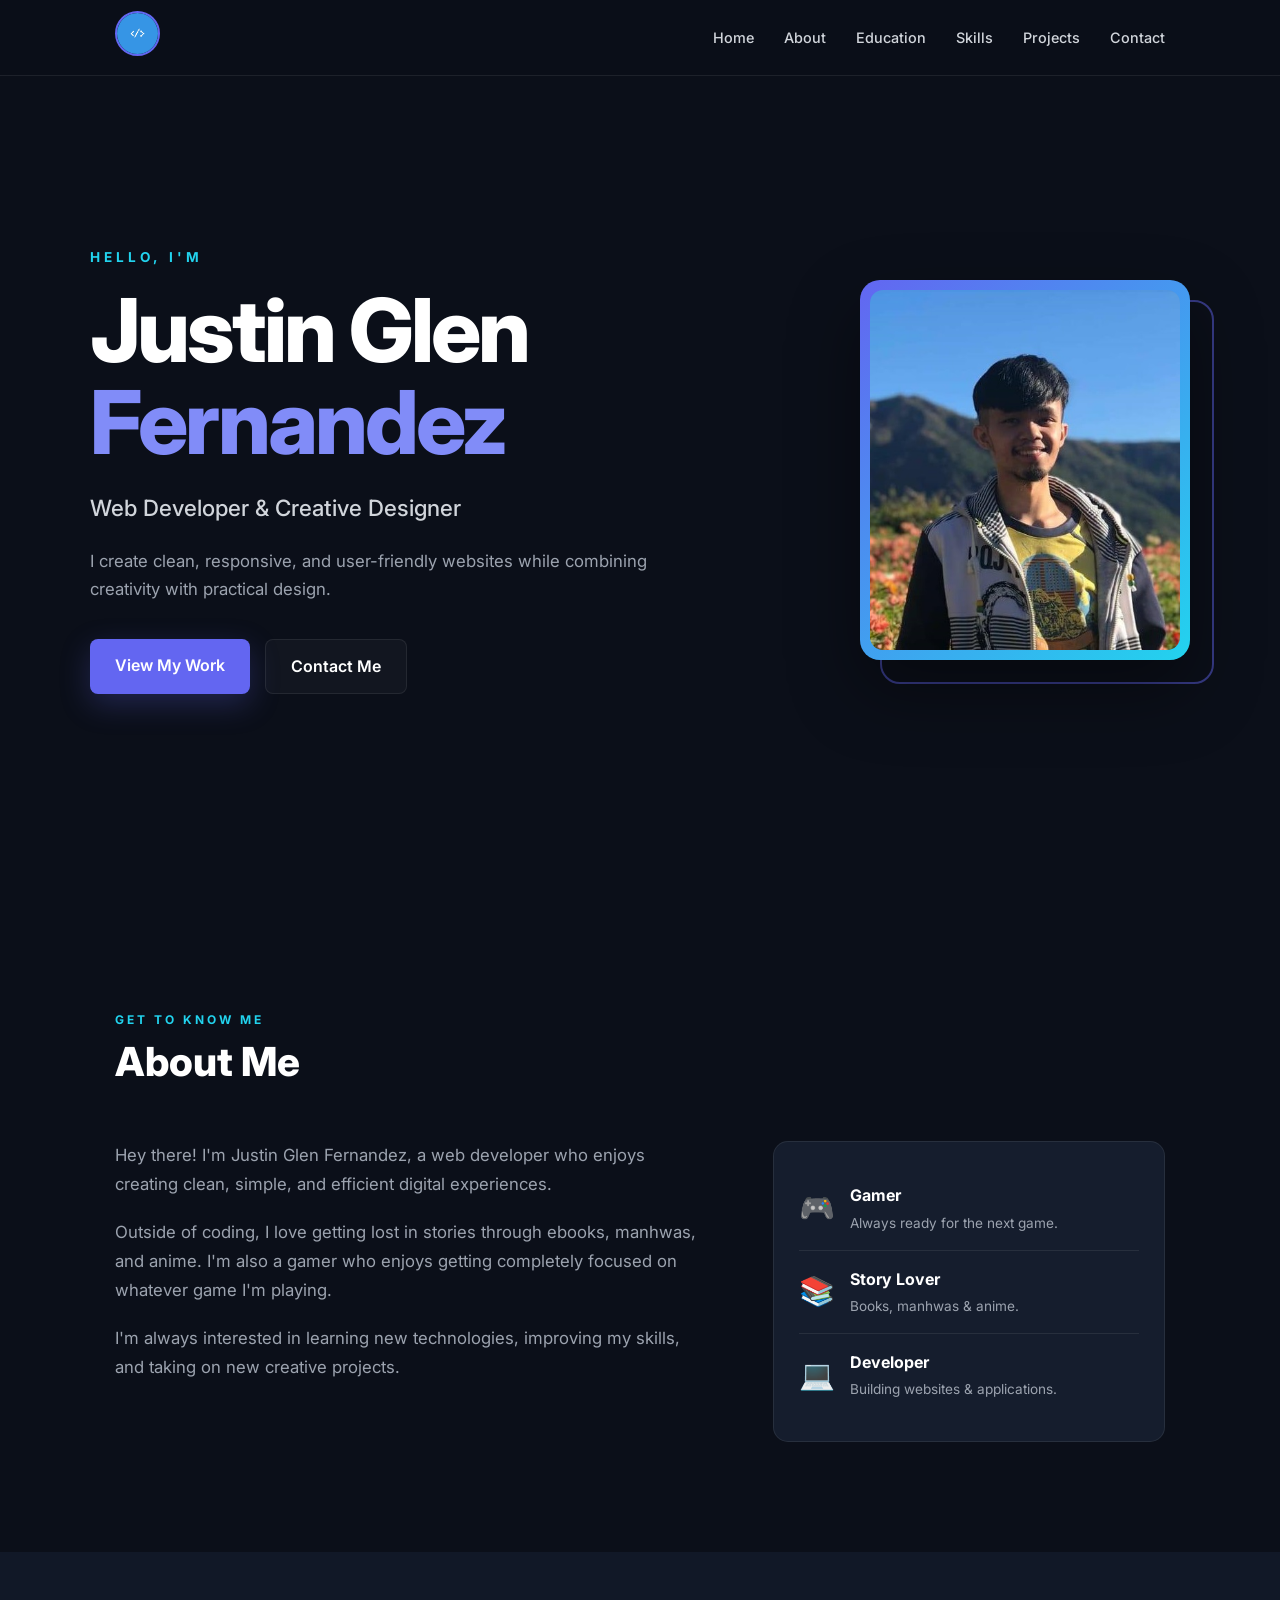
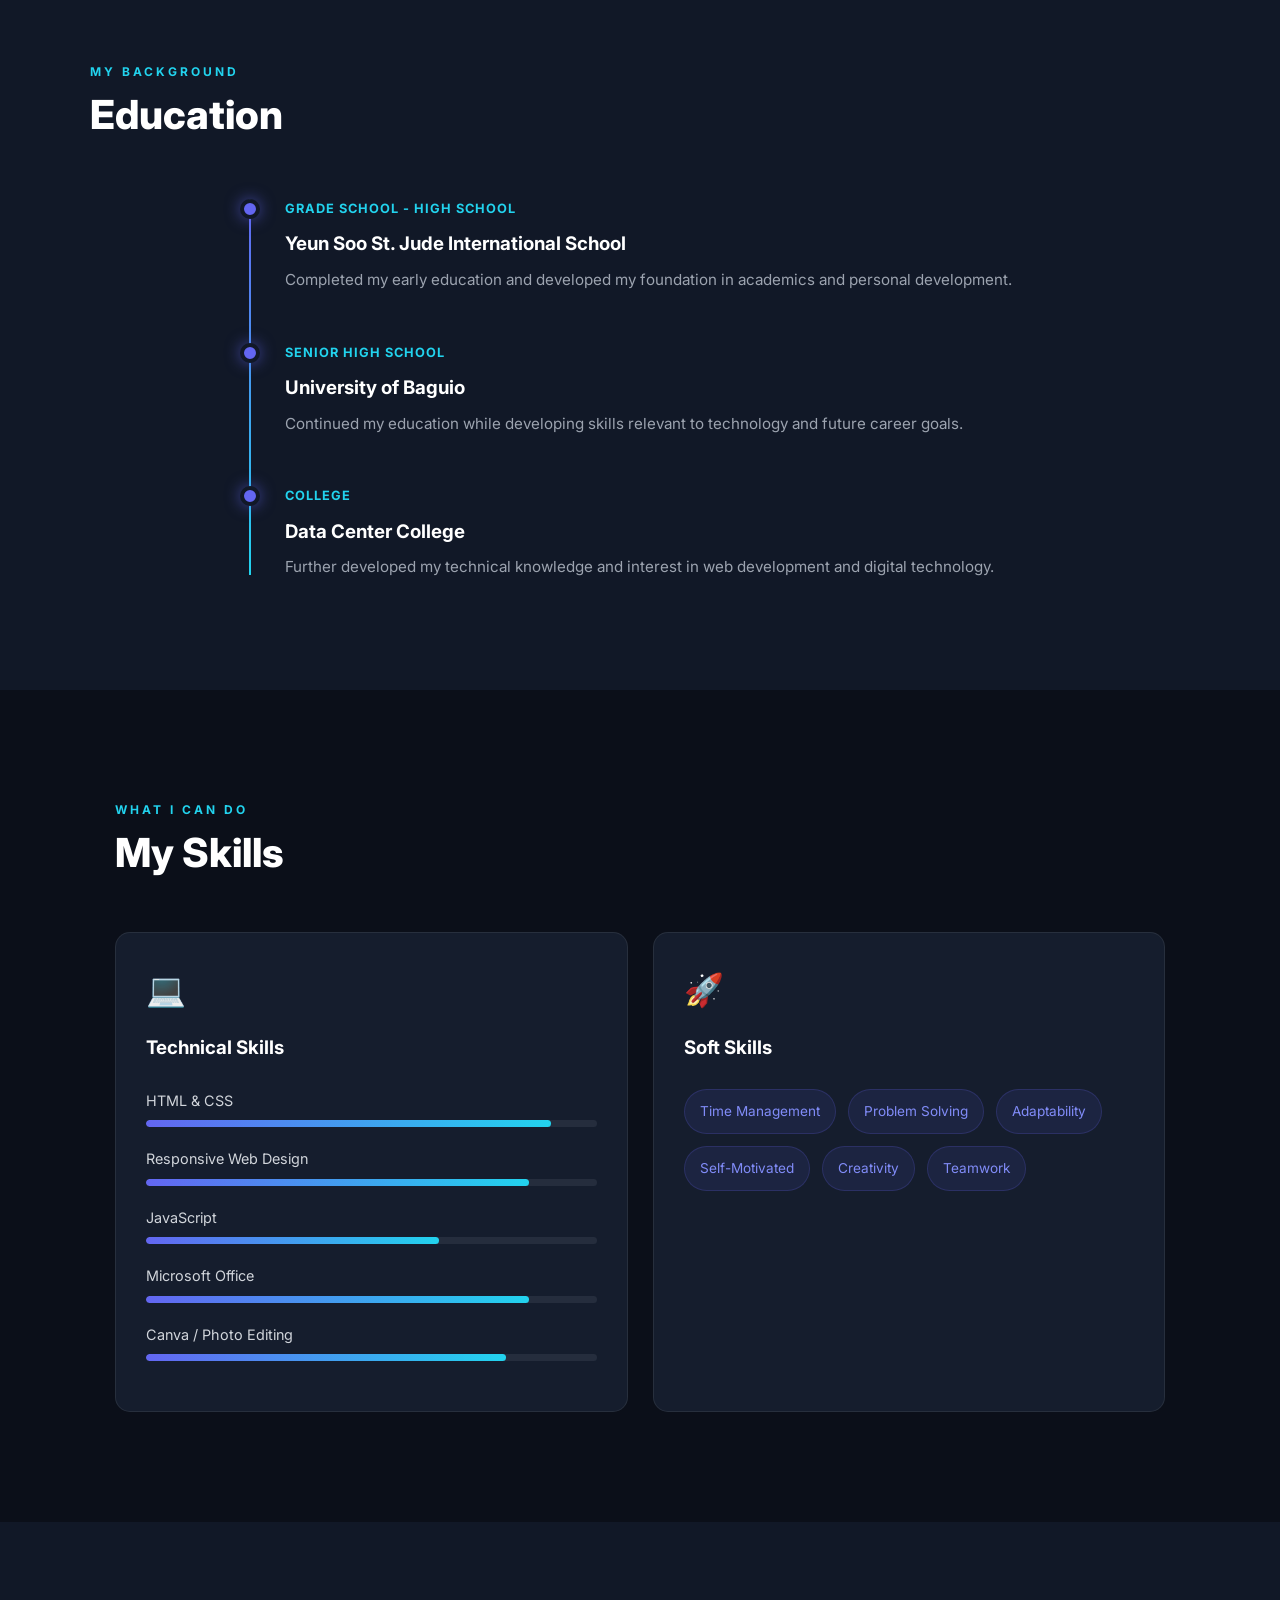
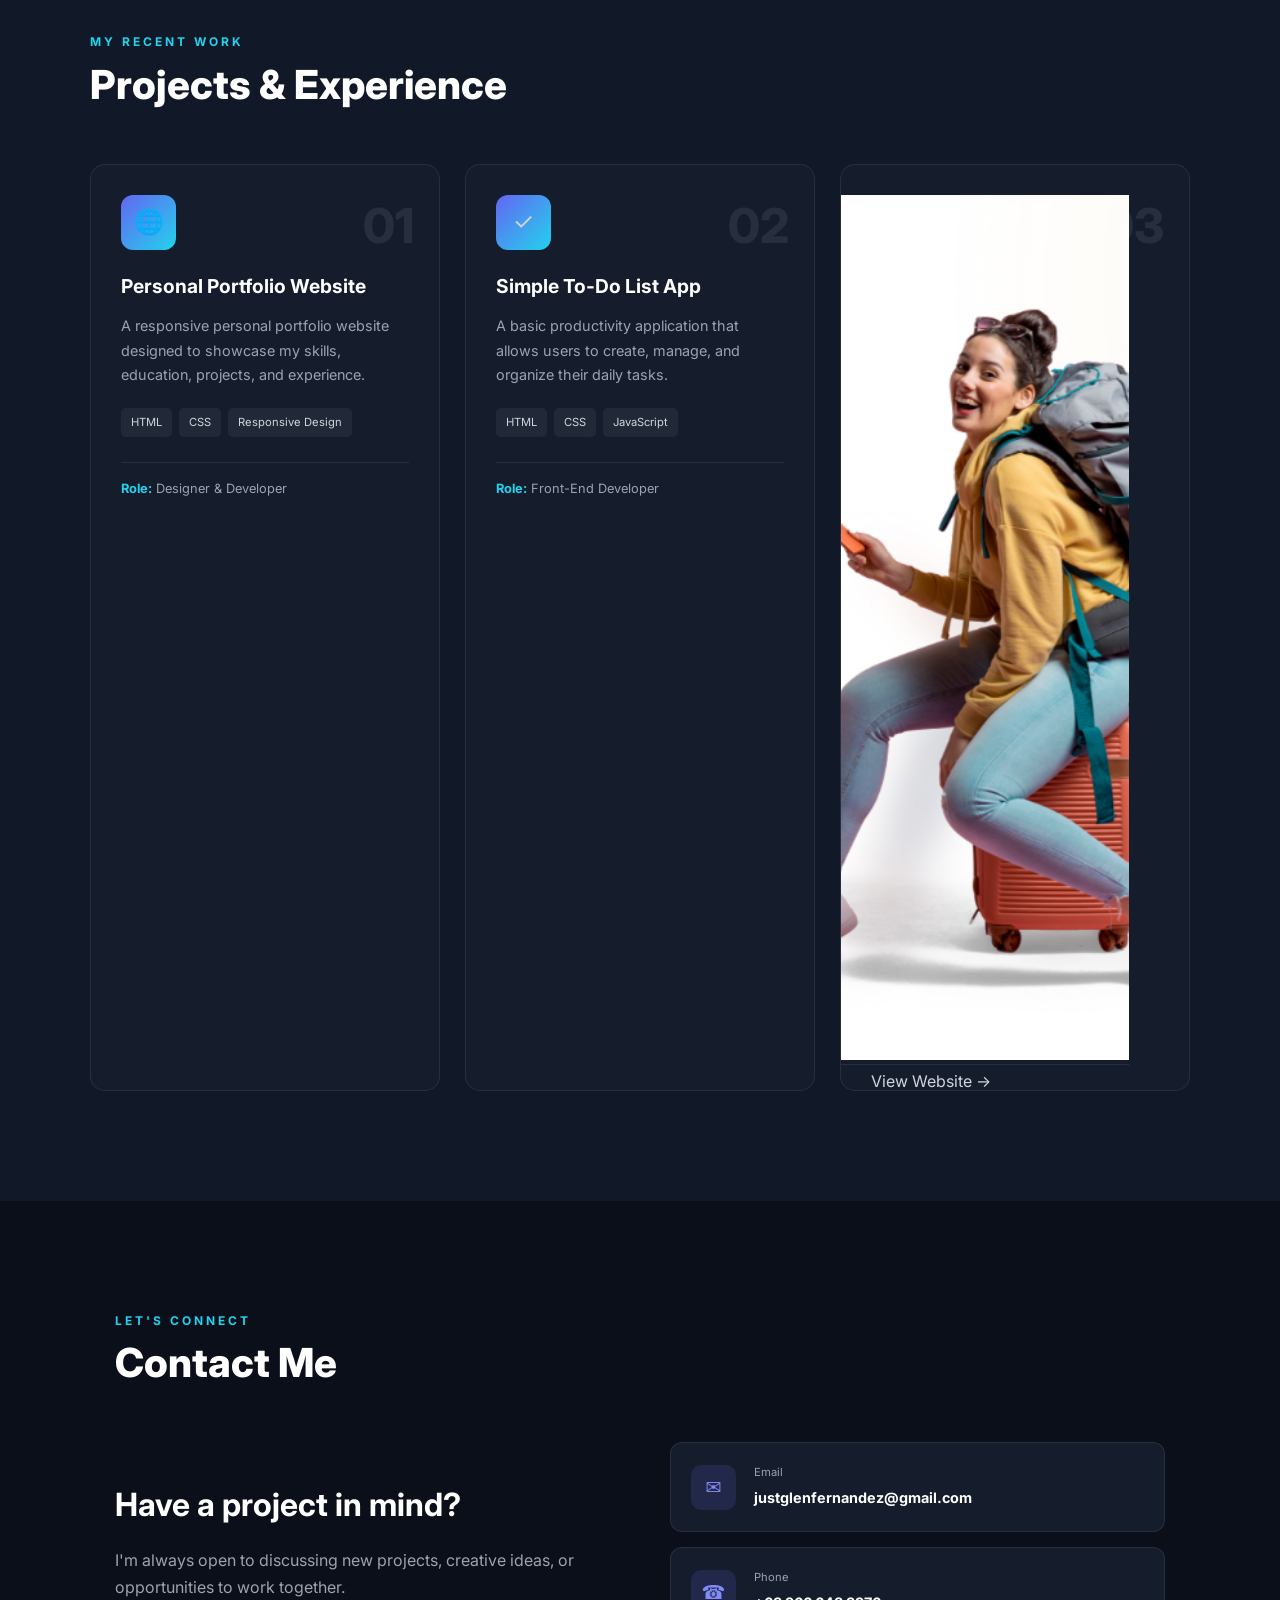
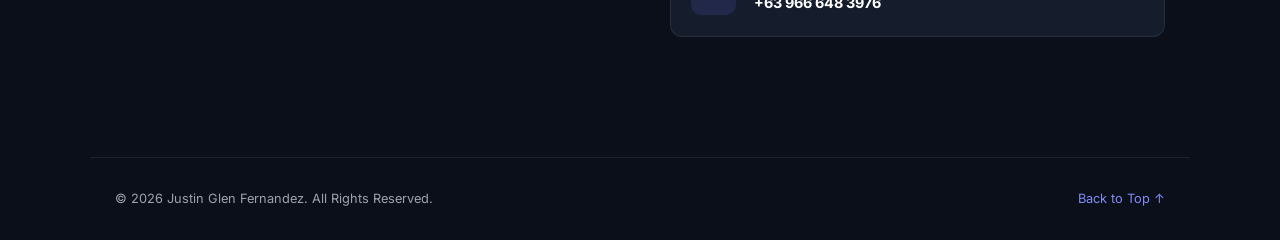
<file: index.html>
<!DOCTYPE html>
<html lang="en">
<head>
  <meta charset="UTF-8" />
  <meta name="viewport" content="width=device-width, initial-scale=1.0" />

  <title>Justin Glen Fernandez | Web Developer</title>

  <link rel="stylesheet" href="style.css" />

  <!-- Google Font -->
  <link rel="preconnect" href="https://fonts.googleapis.com">
  <link rel="preconnect" href="https://fonts.gstatic.com" crossorigin>
  <link
    href="https://fonts.googleapis.com/css2?family=Inter:wght@400;500;600;700;800&display=swap"
    rel="stylesheet"
  />
</head>

<body>

  <!-- Navigation -->
  <header>
    <nav class="navbar">

      <a href="#home" class="logo">
        <img src="images/logo.jpg" alt="Justin Glen Fernandez Logo">
      </a>

      <ul class="nav-links">
        <li><a href="#home">Home</a></li>
        <li><a href="#about">About</a></li>
        <li><a href="#education">Education</a></li>
        <li><a href="#skills">Skills</a></li>
        <li><a href="#projects">Projects</a></li>
        <li><a href="#contact">Contact</a></li>
      </ul>

    </nav>
  </header>


  <main>

    <!-- Hero Section -->
    <section id="home" class="hero">

      <div class="hero-content">

        <div class="hero-text">
          <p class="subtitle">HELLO, I'M</p>

          <h1>Justin Glen<br>
            <span>Fernandez</span>
          </h1>

          <h2>Web Developer & Creative Designer</h2>

          <p class="hero-description">
            I create clean, responsive, and user-friendly websites
            while combining creativity with practical design.
          </p>

          <div class="hero-buttons">
            <a href="#projects" class="btn primary-btn">
              View My Work
            </a>

            <a href="#contact" class="btn secondary-btn">
              Contact Me
            </a>
          </div>
        </div>

        <div class="hero-image">
          <div class="image-frame">
            <img
              src="images/prof.jpg"
              alt="Photo of Justin Glen Fernandez"
            >
          </div>
        </div>

      </div>

    </section>


    <!-- About Section -->
    <section id="about" class="section">

      <div class="section-heading">
        <p>GET TO KNOW ME</p>
        <h2>About Me</h2>
      </div>

      <div class="about-content">

        <div class="about-text">
          <p>
            Hey there! I'm Justin Glen Fernandez, a web developer who
            enjoys creating clean, simple, and efficient digital
            experiences.
          </p>

          <p>
            Outside of coding, I love getting lost in stories through
            ebooks, manhwas, and anime. I'm also a gamer who enjoys
            getting completely focused on whatever game I'm playing.
          </p>

          <p>
            I'm always interested in learning new technologies,
            improving my skills, and taking on new creative projects.
          </p>
        </div>

        <div class="about-card">

          <div class="info-item">
            <span>🎮</span>
            <div>
              <strong>Gamer</strong>
              <p>Always ready for the next game.</p>
            </div>
          </div>

          <div class="info-item">
            <span>📚</span>
            <div>
              <strong>Story Lover</strong>
              <p>Books, manhwas & anime.</p>
            </div>
          </div>

          <div class="info-item">
            <span>💻</span>
            <div>
              <strong>Developer</strong>
              <p>Building websites & applications.</p>
            </div>
          </div>

        </div>

      </div>

    </section>


    <!-- Education Section -->
    <section id="education" class="section dark-section">

      <div class="section-heading">
        <p>MY BACKGROUND</p>
        <h2>Education</h2>
      </div>

      <div class="timeline">

        <div class="timeline-item">
          <div class="timeline-dot"></div>

          <div class="timeline-content">
            <span class="timeline-year">Grade School - High School</span>

            <h3>Yeun Soo St. Jude International School</h3>

            <p>
              Completed my early education and developed my
              foundation in academics and personal development.
            </p>
          </div>
        </div>


        <div class="timeline-item">
          <div class="timeline-dot"></div>

          <div class="timeline-content">
            <span class="timeline-year">Senior High School</span>

            <h3>University of Baguio</h3>

            <p>
              Continued my education while developing skills
              relevant to technology and future career goals.
            </p>
          </div>
        </div>


        <div class="timeline-item">
          <div class="timeline-dot"></div>

          <div class="timeline-content">
            <span class="timeline-year">College</span>

            <h3>Data Center College</h3>

            <p>
              Further developed my technical knowledge and
              interest in web development and digital technology.
            </p>
          </div>
        </div>

      </div>

    </section>


    <!-- Skills Section -->
    <section id="skills" class="section">

      <div class="section-heading">
        <p>WHAT I CAN DO</p>
        <h2>My Skills</h2>
      </div>

      <div class="skills-container">

        <!-- Technical Skills -->
        <div class="skill-card">

          <div class="skill-icon">💻</div>

          <h3>Technical Skills</h3>

          <div class="skill-list">

            <div class="skill">
              <span>HTML & CSS</span>
              <div class="skill-bar">
                <div class="skill-progress html"></div>
              </div>
            </div>

            <div class="skill">
              <span>Responsive Web Design</span>
              <div class="skill-bar">
                <div class="skill-progress responsive"></div>
              </div>
            </div>

            <div class="skill">
              <span>JavaScript</span>
              <div class="skill-bar">
                <div class="skill-progress javascript"></div>
              </div>
            </div>

            <div class="skill">
              <span>Microsoft Office</span>
              <div class="skill-bar">
                <div class="skill-progress office"></div>
              </div>
            </div>

            <div class="skill">
              <span>Canva / Photo Editing</span>
              <div class="skill-bar">
                <div class="skill-progress canva"></div>
              </div>
            </div>

          </div>

        </div>


        <!-- Soft Skills -->
        <div class="skill-card">

          <div class="skill-icon">🚀</div>

          <h3>Soft Skills</h3>

          <div class="soft-skills">

            <span>Time Management</span>
            <span>Problem Solving</span>
            <span>Adaptability</span>
            <span>Self-Motivated</span>
            <span>Creativity</span>
            <span>Teamwork</span>

          </div>

        </div>

      </div>

    </section>


    <!-- Projects Section -->
    <section id="projects" class="section dark-section">

      <div class="section-heading">
        <p>MY RECENT WORK</p>
        <h2>Projects & Experience</h2>
      </div>

      <div class="projects-grid">

        <!-- Project 1 -->
        <article class="project-card">

          <div class="project-number">01</div>

          <div class="project-icon">🌐</div>

          <h3>Personal Portfolio Website</h3>

          <p>
            A responsive personal portfolio website designed to
            showcase my skills, education, projects, and experience.
          </p>

          <div class="project-tags">
            <span>HTML</span>
            <span>CSS</span>
            <span>Responsive Design</span>
          </div>

          <div class="project-role">
            <strong>Role:</strong> Designer & Developer
          </div>

        </article>


        <!-- Project 2 -->
        <article class="project-card">

          <div class="project-number">02</div>

          <div class="project-icon">✓</div>

          <h3>Simple To-Do List App</h3>

          <p>
            A basic productivity application that allows users
            to create, manage, and organize their daily tasks.
          </p>

          <div class="project-tags">
            <span>HTML</span>
            <span>CSS</span>
            <span>JavaScript</span>
          </div>

          <div class="project-role">
            <strong>Role:</strong> Front-End Developer
          </div>

        </article>



<!-- Project 3 -->
<article class="project-card jadoo-project">

  <!-- Project Preview -->
  <a
    href="projects/jadoo/index.html"
    class="project-preview"
    target="_blank"
    rel="noopener noreferrer"
  >
    <img
      src="images/jadoo-preview.png"
      alt="Jadoo Travel Website Preview"
    >

    <div class="preview-overlay">
      <span>View Website →</span>
    </div>
  </a>


  <!-- Project Number -->
  <div class="project-number">03</div>


  <!-- Project Icon -->
  <div class="project-icon">✈</div>


  <!-- Project Information -->
  <h3>Jadoo Travel Website</h3>

  <p>
    A modern and responsive travel website designed to showcase
    destinations, travel services, and an easy booking experience.
  </p>


  <!-- Technologies -->
  <div class="project-tags">
    <span>HTML</span>
    <span>CSS</span>
    <span>JavaScript</span>
    <span>Responsive Design</span>
  </div>


  <!-- Role -->
  <div class="project-role">
    <strong>Role:</strong> Designer & Front-End Developer
  </div>


  <!-- Project Link -->
  <a
    href="projects/jadoo/index.html"
    class="project-link"
    target="_blank"
    rel="noopener noreferrer"
  >
    View Live Project →
  </a>

</article>




      </div>

    </section>


    <!-- Contact Section -->
    <section id="contact" class="section contact-section">

      <div class="section-heading">
        <p>LET'S CONNECT</p>
        <h2>Contact Me</h2>
      </div>

      <div class="contact-content">

        <div class="contact-text">

          <h3>Have a project in mind?</h3>

          <p>
            I'm always open to discussing new projects, creative
            ideas, or opportunities to work together.
          </p>

        </div>


        <div class="contact-info">

          <a
            href="mailto:justglenfernandez@gmail.com"
            class="contact-card"
          >
            <span class="contact-icon">✉</span>

            <div>
              <small>Email</small>
              <strong>justglenfernandez@gmail.com</strong>
            </div>
          </a>


          <a
            href="tel:+639666483976"
            class="contact-card"
          >
            <span class="contact-icon">☎</span>

            <div>
              <small>Phone</small>
              <strong>+63 966 648 3976</strong>
            </div>
          </a>

        </div>

      </div>

    </section>

  </main>


  <!-- Footer -->
  <footer>

    <p>
      © 2026 Justin Glen Fernandez. All Rights Reserved.
    </p>

    <a href="#home">Back to Top ↑</a>

  </footer>

</body>
</html>
</file>
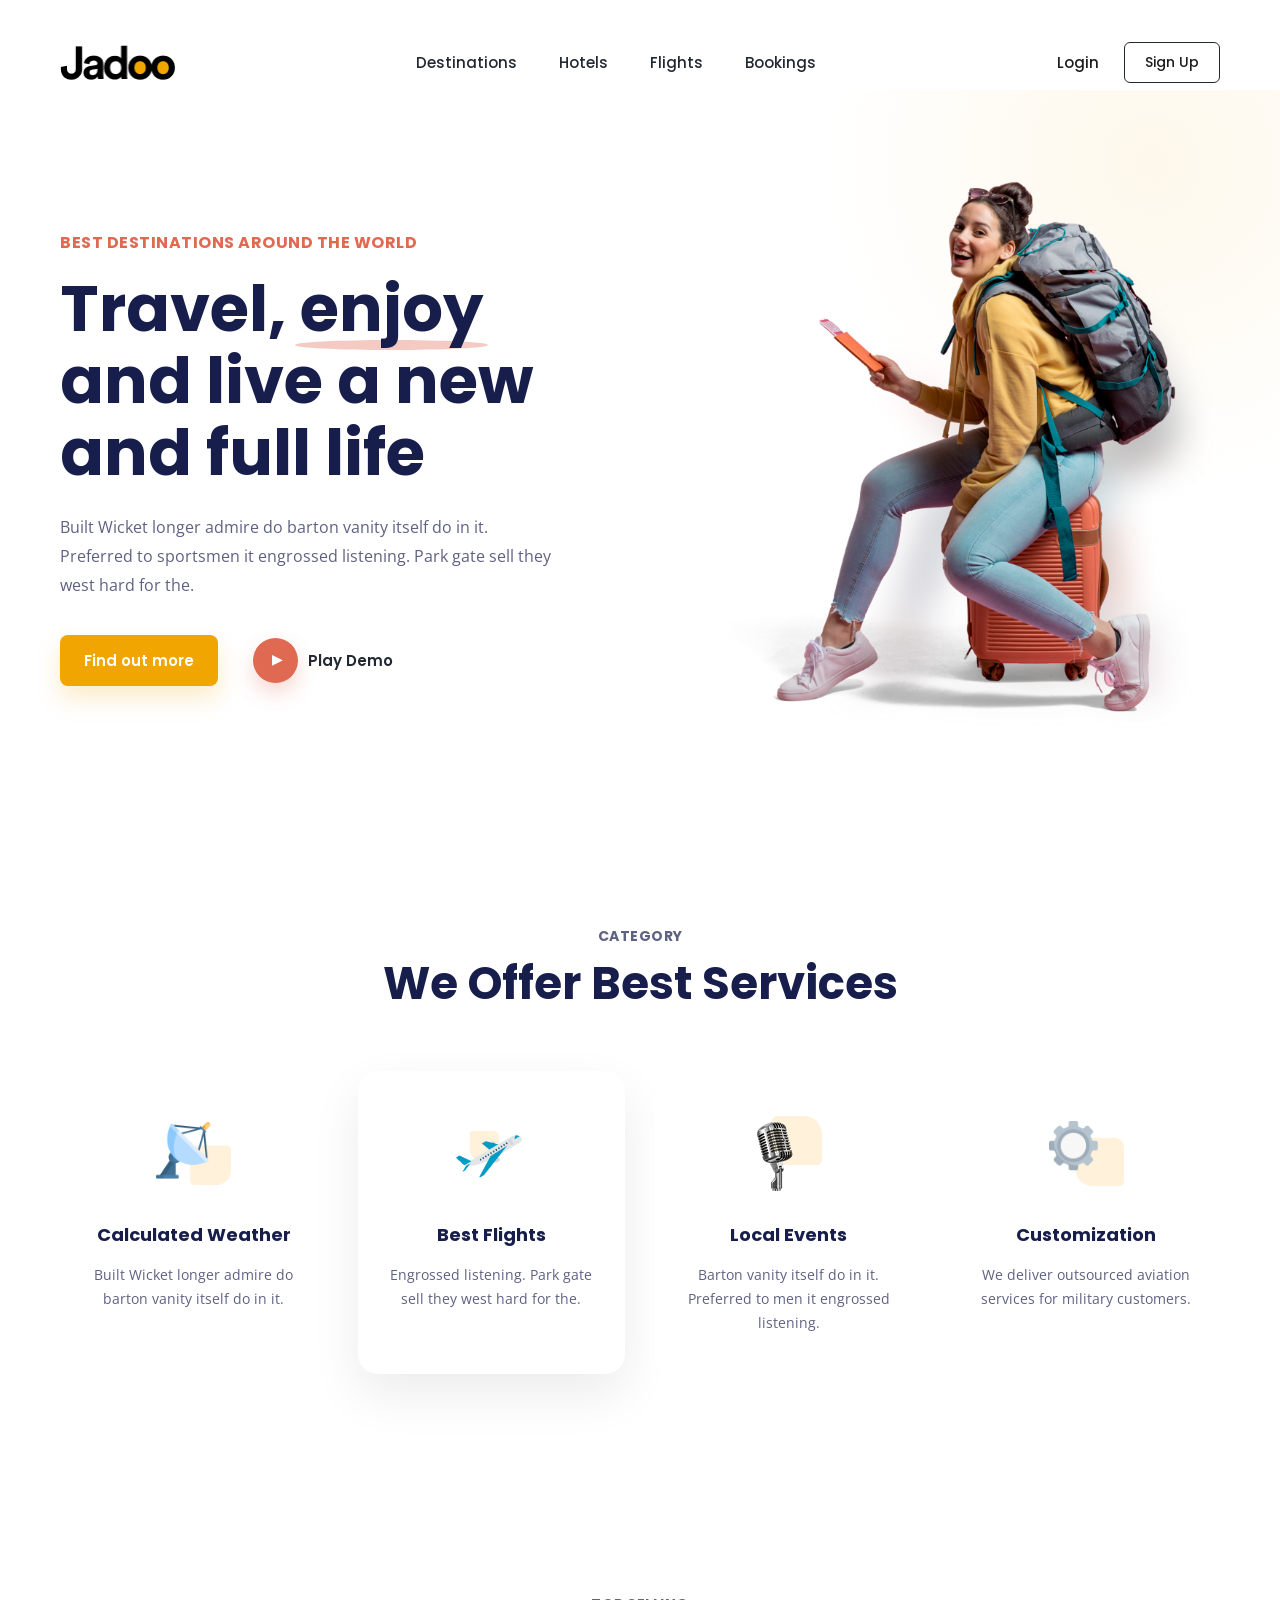
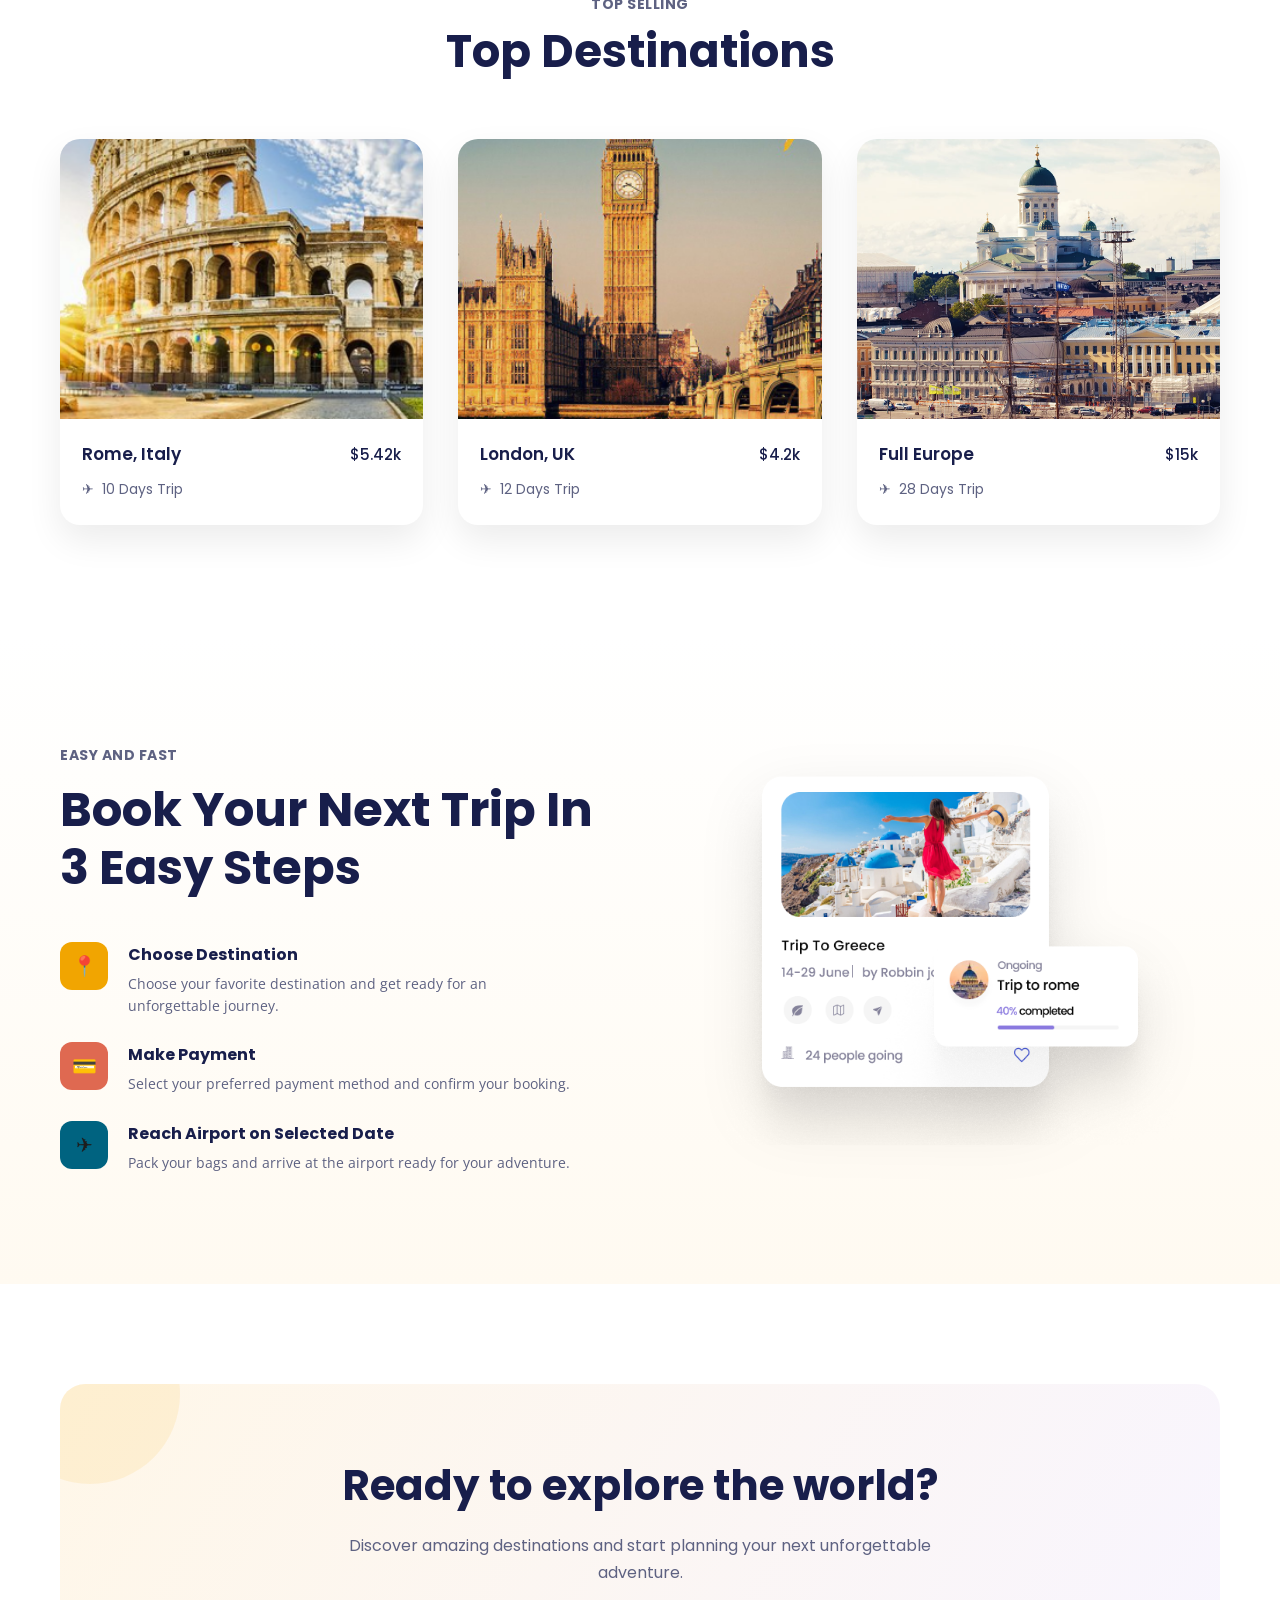
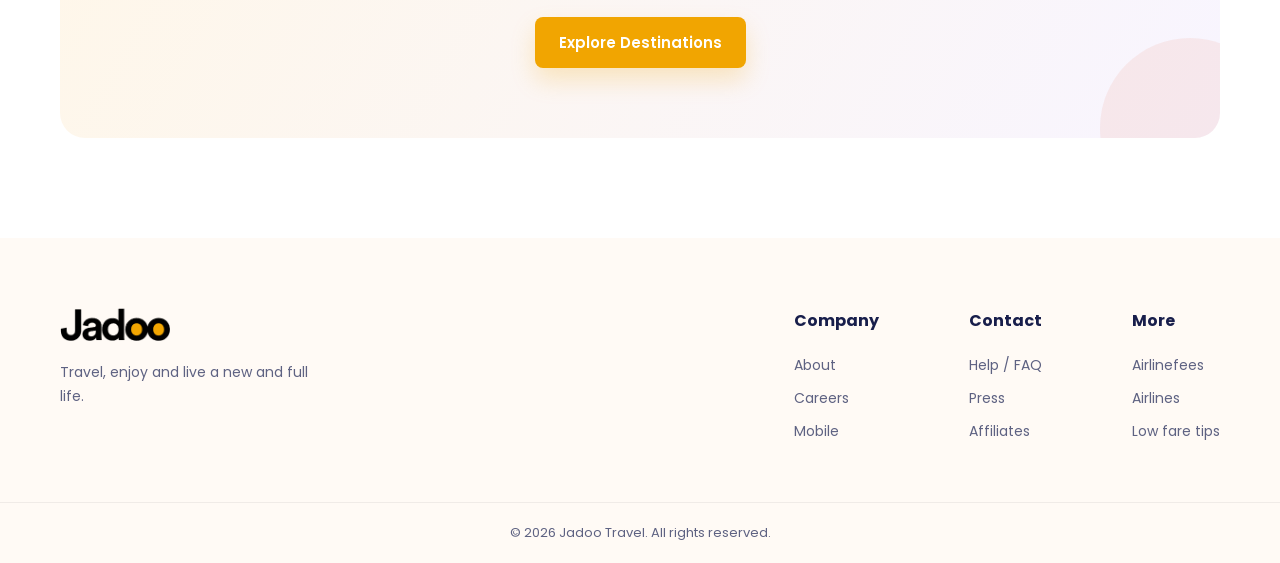
<file: projects/jadoo/index.html>
<!DOCTYPE html>
<html lang="en">
<head>
    <meta charset="UTF-8">
    <meta name="viewport" content="width=device-width, initial-scale=1.0">

    <title>Jadoo Travel | Explore The World</title>

    <link rel="stylesheet" href="style.css">

    <!-- Google Font -->
    <link rel="preconnect" href="https://fonts.googleapis.com">
    <link rel="preconnect" href="https://fonts.gstatic.com" crossorigin>
    <link
        href="https://fonts.googleapis.com/css2?family=Open+Sans:wght@400;500;600;700&family=Poppins:wght@400;500;600;700&display=swap"
        rel="stylesheet"
    >
</head>

<body>

    <!-- ================= HEADER ================= -->
    <header class="header">

        <div class="container header-container">

            <a href="#" class="logo">
                <img src="images/Logo.png" alt="Jadoo Travel Logo">
            </a>

            <nav class="navbar" id="navbar">
                <a href="#destinations">Destinations</a>
                <a href="#services">Hotels</a>
                <a href="#services">Flights</a>
                <a href="#booking">Bookings</a>
            </nav>

            <div class="header-actions">

                <a href="#" class="login">Login</a>

                <a href="#" class="signup">
                    Sign Up
                </a>

                <button
                    class="menu-toggle"
                    id="menu-toggle"
                    aria-label="Open navigation menu"
                    aria-expanded="false"
                >
                    <span></span>
                    <span></span>
                    <span></span>
                </button>

            </div>

        </div>

    </header>


    <main>

        <!-- ================= HERO ================= -->
        <section class="hero">

            <div class="container hero-container">

                <div class="hero-content">

                    <p class="eyebrow">
                        Best destinations around the world
                    </p>

                    <h1>
                        Travel, <span>enjoy</span> and live a new and full life
                    </h1>

                    <p class="hero-description">
                        Built Wicket longer admire do barton vanity itself do in it.
                        Preferred to sportsmen it engrossed listening. Park gate sell
                        they west hard for the.
                    </p>

                    <div class="hero-buttons">

                        <a href="#destinations" class="btn btn-primary">
                            Find out more
                        </a>

                        <a href="#" class="btn-play">

                            <span class="play-icon">▶</span>

                            <span>Play Demo</span>

                        </a>

                    </div>

                </div>

                <div class="hero-image">
                    <img
                        src="images/Hero.png"
                        alt="Traveler exploring the world"
                    >
                </div>

            </div>

        </section>


        <!-- ================= SERVICES ================= -->
        <section class="services section" id="services">

            <div class="container">

                <div class="section-heading">

                    <p class="section-subtitle">
                        Category
                    </p>

                    <h2>
                        We Offer Best Services
                    </h2>

                </div>


                <div class="service-list">

                    <article class="service-card">

                        <div class="service-icon">
                            <img
                                src="images/Weather.png"
                                alt="Weather service"
                            >
                        </div>

                        <h3>
                            Calculated Weather
                        </h3>

                        <p>
                            Built Wicket longer admire do barton vanity itself do in it.
                        </p>

                    </article>


                    <article class="service-card featured">

                        <div class="service-icon">
                            <img
                                src="images/Flights.png"
                                alt="Flight service"
                            >
                        </div>

                        <h3>
                            Best Flights
                        </h3>

                        <p>
                            Engrossed listening. Park gate sell they west hard for the.
                        </p>

                    </article>


                    <article class="service-card">

                        <div class="service-icon">
                            <img
                                src="images/Events.png"
                                alt="Local events"
                            >
                        </div>

                        <h3>
                            Local Events
                        </h3>

                        <p>
                            Barton vanity itself do in it. Preferred to men it engrossed
                            listening.
                        </p>

                    </article>


                    <article class="service-card">

                        <div class="service-icon">
                            <img
                                src="images/Customization.png"
                                alt="Customization service"
                            >
                        </div>

                        <h3>
                            Customization
                        </h3>

                        <p>
                            We deliver outsourced aviation services for military
                            customers.
                        </p>

                    </article>

                </div>

            </div>

        </section>


        <!-- ================= DESTINATIONS ================= -->
        <section class="destinations section" id="destinations">

            <div class="container">

                <div class="section-heading">

                    <p class="section-subtitle">
                        Top Selling
                    </p>

                    <h2>
                        Top Destinations
                    </h2>

                </div>


                <div class="destination-list">

                    <article class="destination-card">

                        <div class="destination-image">
                            <img
                                src="images/Rome.png"
                                alt="Rome, Italy"
                            >
                        </div>

                        <div class="destination-info">

                            <div class="destination-title">
                                <h3>Rome, Italy</h3>
                                <span>$5.42k</span>
                            </div>

                            <p>
                                <span class="location-icon">✈</span>
                                10 Days Trip
                            </p>

                        </div>

                    </article>


                    <article class="destination-card">

                        <div class="destination-image">
                            <img
                                src="images/London.jpg"
                                alt="London, United Kingdom"
                            >
                        </div>

                        <div class="destination-info">

                            <div class="destination-title">
                                <h3>London, UK</h3>
                                <span>$4.2k</span>
                            </div>

                            <p>
                                <span class="location-icon">✈</span>
                                12 Days Trip
                            </p>

                        </div>

                    </article>


                    <article class="destination-card">

                        <div class="destination-image">
                            <img
                                src="images/Europe.png"
                                alt="Europe"
                            >
                        </div>

                        <div class="destination-info">

                            <div class="destination-title">
                                <h3>Full Europe</h3>
                                <span>$15k</span>
                            </div>

                            <p>
                                <span class="location-icon">✈</span>
                                28 Days Trip
                            </p>

                        </div>

                    </article>

                </div>

            </div>

        </section>


        <!-- ================= BOOKING ================= -->
        <section class="booking section" id="booking">

            <div class="container booking-container">

                <div class="booking-content">

                    <p class="section-subtitle">
                        Easy and Fast
                    </p>

                    <h2>
                        Book Your Next Trip In 3 Easy Steps
                    </h2>


                    <div class="steps">

                        <div class="step">

                            <div class="step-icon yellow">
                                <span>📍</span>
                            </div>

                            <div>
                                <h3>
                                    Choose Destination
                                </h3>

                                <p>
                                    Choose your favorite destination and get ready
                                    for an unforgettable journey.
                                </p>
                            </div>

                        </div>


                        <div class="step">

                            <div class="step-icon orange">
                                <span>💳</span>
                            </div>

                            <div>
                                <h3>
                                    Make Payment
                                </h3>

                                <p>
                                    Select your preferred payment method and
                                    confirm your booking.
                                </p>
                            </div>

                        </div>


                        <div class="step">

                            <div class="step-icon blue">
                                <span>✈</span>
                            </div>

                            <div>
                                <h3>
                                    Reach Airport on Selected Date
                                </h3>

                                <p>
                                    Pack your bags and arrive at the airport
                                    ready for your adventure.
                                </p>
                            </div>

                        </div>

                    </div>

                </div>


                <div class="booking-image">

                    <img
                        src="images/Book a trip.png"
                        alt="Book your next trip"
                    >

                </div>

            </div>

        </section>


        <!-- ================= CTA ================= -->
        <section class="cta">

            <div class="container">

                <div class="cta-content">

                    <h2>
                        Ready to explore the world?
                    </h2>

                    <p>
                        Discover amazing destinations and start planning
                        your next unforgettable adventure.
                    </p>

                    <a href="#destinations" class="btn btn-primary">
                        Explore Destinations
                    </a>

                </div>

            </div>

        </section>

    </main>


    <!-- ================= FOOTER ================= -->
    <footer class="footer">

        <div class="container footer-container">

            <div class="footer-brand">

                <img
                    src="images/Logo.png"
                    alt="Jadoo Travel"
                >

                <p>
                    Travel, enjoy and live a new and full life.
                </p>

            </div>


            <div class="footer-links">

                <div>
                    <h3>Company</h3>
                    <a href="#">About</a>
                    <a href="#">Careers</a>
                    <a href="#">Mobile</a>
                </div>

                <div>
                    <h3>Contact</h3>
                    <a href="#">Help / FAQ</a>
                    <a href="#">Press</a>
                    <a href="#">Affiliates</a>
                </div>

                <div>
                    <h3>More</h3>
                    <a href="#">Airlinefees</a>
                    <a href="#">Airlines</a>
                    <a href="#">Low fare tips</a>
                </div>

            </div>

        </div>


        <div class="copyright">
            <p>
                © 2026 Jadoo Travel. All rights reserved.
            </p>
        </div>

    </footer>


    <script src="script.js"></script>

</body>
</html>
</file>
<file: style.css>
/* =========================================
   ROOT VARIABLES
========================================= */

:root {
  --background: #0b0f19;
  --background-light: #111827;
  --card: #151d2d;

  --white: #ffffff;
  --text: #d1d5db;
  --muted: #9ca3af;

  --primary: #6366f1;
  --primary-light: #818cf8;
  --secondary: #22d3ee;

  --border: rgba(255, 255, 255, 0.08);

  --max-width: 1100px;

  --font:
    "Inter",
    system-ui,
    -apple-system,
    BlinkMacSystemFont,
    "Segoe UI",
    sans-serif;
}


/* =========================================
   RESET
========================================= */

* {
  margin: 0;
  padding: 0;
  box-sizing: border-box;
}

html {
  scroll-behavior: smooth;
  scroll-padding-top: 90px;
}

body {
  font-family: var(--font);
  background: var(--background);
  color: var(--text);
  line-height: 1.7;
}

a {
  color: inherit;
  text-decoration: none;
}

ul {
  list-style: none;
}


/* =========================================
   NAVIGATION
========================================= */

header {
  position: fixed;
  top: 0;
  left: 0;

  width: 100%;

  z-index: 1000;

  background: rgba(11, 15, 25, 0.85);

  backdrop-filter: blur(15px);

  border-bottom: 1px solid var(--border);
}

.navbar {
  max-width: var(--max-width);

  height: 75px;

  margin: auto;

  padding: 0 25px;

  display: flex;

  align-items: center;

  justify-content: space-between;
}


/* Logo */

.logo img {
  width: 45px;
  height: 45px;

  object-fit: cover;

  border-radius: 50%;

  border: 2px solid var(--primary);

  transition: 0.3s;
}

.logo img:hover {
  transform: rotate(10deg) scale(1.05);
}


/* Navigation links */

.nav-links {
  display: flex;

  align-items: center;

  gap: 30px;
}

.nav-links a {
  position: relative;

  color: var(--text);

  font-size: 0.9rem;

  font-weight: 500;

  transition: 0.3s;
}

.nav-links a:hover {
  color: var(--white);
}

.nav-links a::after {
  content: "";

  position: absolute;

  left: 0;
  bottom: -7px;

  width: 0;
  height: 2px;

  background: var(--primary);

  transition: 0.3s;
}

.nav-links a:hover::after {
  width: 100%;
}


/* =========================================
   GENERAL SECTIONS
========================================= */

.section {
  max-width: var(--max-width);

  margin: auto;

  padding: 110px 25px;
}

.dark-section {
  max-width: none;

  padding-left: max(25px, calc((100% - var(--max-width)) / 2));
  padding-right: max(25px, calc((100% - var(--max-width)) / 2));

  background: var(--background-light);
}


/* =========================================
   HERO
========================================= */

.hero {
  min-height: 100vh;

  display: flex;

  align-items: center;

  padding: 120px 25px 80px;
}

.hero-content {
  width: 100%;
  max-width: var(--max-width);

  margin: auto;

  display: flex;

  align-items: center;

  justify-content: space-between;

  gap: 70px;
}


/* Hero text */

.hero-text {
  flex: 1;
}

.subtitle {
  color: var(--secondary);

  font-size: 0.85rem;

  font-weight: 700;

  letter-spacing: 4px;

  margin-bottom: 15px;
}

.hero h1 {
  color: var(--white);

  font-size: clamp(3rem, 7vw, 5.5rem);

  line-height: 1.05;

  font-weight: 800;

  letter-spacing: -3px;
}

.hero h1 span {
  color: var(--primary-light);
}

.hero h2 {
  margin-top: 20px;

  color: var(--text);

  font-size: 1.4rem;

  font-weight: 500;
}

.hero-description {
  max-width: 600px;

  margin-top: 20px;

  color: var(--muted);

  font-size: 1.05rem;
}


/* Hero buttons */

.hero-buttons {
  display: flex;

  gap: 15px;

  margin-top: 35px;
}

.btn {
  display: inline-block;

  padding: 13px 25px;

  border-radius: 8px;

  font-weight: 600;

  transition: 0.3s;
}

.primary-btn {
  background: var(--primary);

  color: white;

  box-shadow:
    0 10px 30px rgba(99, 102, 241, 0.25);
}

.primary-btn:hover {
  background: var(--primary-light);

  transform: translateY(-3px);
}

.secondary-btn {
  border: 1px solid var(--border);

  color: var(--white);

  background: rgba(255, 255, 255, 0.03);
}

.secondary-btn:hover {
  border-color: var(--primary);

  transform: translateY(-3px);
}


/* Hero image */

.hero-image {
  flex-shrink: 0;
}

.image-frame {
  position: relative;

  width: 330px;
  height: 380px;

  padding: 10px;

  border-radius: 20px;

  background:
    linear-gradient(
      135deg,
      var(--primary),
      var(--secondary)
    );

  box-shadow:
    0 30px 70px rgba(0, 0, 0, 0.4);
}

.image-frame::before {
  content: "";

  position: absolute;

  width: 100%;
  height: 100%;

  top: 20px;
  left: 20px;

  border: 2px solid var(--primary);

  border-radius: 20px;

  z-index: -1;

  opacity: 0.5;
}

.image-frame img {
  width: 100%;
  height: 100%;

  object-fit: cover;

  border-radius: 13px;

  display: block;
}


/* =========================================
   SECTION HEADINGS
========================================= */

.section-heading {
  margin-bottom: 55px;
}

.section-heading p {
  color: var(--secondary);

  font-size: 0.75rem;

  font-weight: 700;

  letter-spacing: 3px;

  margin-bottom: 8px;
}

.section-heading h2 {
  color: var(--white);

  font-size: 2.5rem;

  font-weight: 800;

  line-height: 1.2;
}


/* =========================================
   ABOUT
========================================= */

.about-content {
  display: grid;

  grid-template-columns: 1.5fr 1fr;

  gap: 70px;

  align-items: start;
}

.about-text p {
  color: var(--muted);

  font-size: 1.05rem;

  margin-bottom: 20px;
}

.about-card {
  background: var(--card);

  border: 1px solid var(--border);

  border-radius: 15px;

  padding: 25px;
}

.info-item {
  display: flex;

  gap: 15px;

  align-items: center;

  padding: 15px 0;

  border-bottom: 1px solid var(--border);
}

.info-item:last-child {
  border-bottom: none;
}

.info-item > span {
  font-size: 1.8rem;
}

.info-item strong {
  color: var(--white);
}

.info-item p {
  margin: 2px 0 0;

  color: var(--muted);

  font-size: 0.85rem;
}


/* =========================================
   EDUCATION TIMELINE
========================================= */

.timeline {
  position: relative;

  max-width: 800px;

  margin: auto;
}

.timeline::before {
  content: "";

  position: absolute;

  left: 9px;
  top: 5px;
  bottom: 5px;

  width: 2px;

  background:
    linear-gradient(
      var(--primary),
      var(--secondary)
    );
}

.timeline-item {
  position: relative;

  padding-left: 45px;

  margin-bottom: 45px;
}

.timeline-item:last-child {
  margin-bottom: 0;
}

.timeline-dot {
  position: absolute;

  left: 0;
  top: 5px;

  width: 20px;
  height: 20px;

  border-radius: 50%;

  background: var(--primary);

  border: 4px solid var(--background-light);

  box-shadow:
    0 0 15px rgba(99, 102, 241, 0.6);
}

.timeline-year {
  color: var(--secondary);

  font-size: 0.8rem;

  font-weight: 700;

  text-transform: uppercase;

  letter-spacing: 1px;
}

.timeline-content h3 {
  color: var(--white);

  margin: 7px 0;
}

.timeline-content p {
  color: var(--muted);

  font-size: 0.95rem;
}


/* =========================================
   SKILLS
========================================= */

.skills-container {
  display: grid;

  grid-template-columns: 1fr 1fr;

  gap: 25px;
}

.skill-card {
  background: var(--card);

  border: 1px solid var(--border);

  border-radius: 15px;

  padding: 30px;

  transition: 0.3s;
}

.skill-card:hover {
  transform: translateY(-5px);

  border-color: rgba(99, 102, 241, 0.5);
}

.skill-icon {
  font-size: 2rem;

  margin-bottom: 15px;
}

.skill-card h3 {
  color: var(--white);

  margin-bottom: 25px;
}


/* Skill bars */

.skill {
  margin-bottom: 20px;
}

.skill > span {
  display: block;

  color: var(--text);

  font-size: 0.9rem;

  margin-bottom: 7px;
}

.skill-bar {
  width: 100%;

  height: 7px;

  background: #252d3d;

  border-radius: 20px;

  overflow: hidden;
}

.skill-progress {
  height: 100%;

  border-radius: 20px;

  background:
    linear-gradient(
      90deg,
      var(--primary),
      var(--secondary)
    );
}


/* Skill levels */

.html {
  width: 90%;
}

.responsive {
  width: 85%;
}

.javascript {
  width: 65%;
}

.office {
  width: 85%;
}

.canva {
  width: 80%;
}


/* Soft skills */

.soft-skills {
  display: flex;

  flex-wrap: wrap;

  gap: 12px;
}

.soft-skills span {
  padding: 10px 15px;

  border-radius: 30px;

  background: rgba(99, 102, 241, 0.1);

  border: 1px solid rgba(99, 102, 241, 0.2);

  color: var(--primary-light);

  font-size: 0.85rem;

  transition: 0.3s;
}

.soft-skills span:hover {
  background: var(--primary);

  color: white;
}


/* =========================================
   PROJECTS
========================================= */

.projects-grid {
  display: grid;

  grid-template-columns:
    repeat(3, 1fr);

  gap: 25px;
}

.project-card {
  position: relative;

  background: var(--card);

  border: 1px solid var(--border);

  border-radius: 15px;

  padding: 30px;

  overflow: hidden;

  transition: 0.3s;
}

.project-card:hover {
  transform: translateY(-8px);

  border-color: var(--primary);

  box-shadow:
    0 20px 40px rgba(0, 0, 0, 0.25);
}

.project-number {
  position: absolute;

  top: 20px;
  right: 25px;

  color: rgba(255, 255, 255, 0.08);

  font-size: 3rem;

  font-weight: 800;
}

.project-icon {
  display: flex;

  align-items: center;
  justify-content: center;

  width: 55px;
  height: 55px;

  margin-bottom: 20px;

  border-radius: 12px;

  background:
    linear-gradient(
      135deg,
      var(--primary),
      var(--secondary)
    );

  font-size: 1.5rem;
}

.project-card h3 {
  color: var(--white);

  font-size: 1.2rem;

  margin-bottom: 12px;
}

.project-card p {
  color: var(--muted);

  font-size: 0.9rem;

  margin-bottom: 20px;
}

.project-tags {
  display: flex;

  flex-wrap: wrap;

  gap: 7px;

  margin-bottom: 25px;
}

.project-tags span {
  padding: 5px 10px;

  background: rgba(255, 255, 255, 0.05);

  border-radius: 5px;

  color: var(--text);

  font-size: 0.7rem;
}

.project-role {
  color: var(--muted);

  font-size: 0.8rem;

  padding-top: 15px;

  border-top: 1px solid var(--border);
}

.project-role strong {
  color: var(--secondary);
}


/* =========================================
   CONTACT
========================================= */

.contact-section {
  padding-bottom: 120px;
}

.contact-content {
  display: grid;

  grid-template-columns: 1fr 1fr;

  gap: 60px;

  align-items: center;
}

.contact-text h3 {
  color: var(--white);

  font-size: 2rem;

  margin-bottom: 15px;
}

.contact-text p {
  color: var(--muted);

  max-width: 500px;
}

.contact-info {
  display: flex;

  flex-direction: column;

  gap: 15px;
}

.contact-card {
  display: flex;

  align-items: center;

  gap: 18px;

  padding: 20px;

  background: var(--card);

  border: 1px solid var(--border);

  border-radius: 12px;

  transition: 0.3s;
}

.contact-card:hover {
  border-color: var(--primary);

  transform: translateX(5px);
}

.contact-icon {
  display: flex;

  align-items: center;
  justify-content: center;

  width: 45px;
  height: 45px;

  border-radius: 10px;

  background: rgba(99, 102, 241, 0.15);

  color: var(--primary-light);

  font-size: 1.2rem;
}

.contact-card small {
  display: block;

  color: var(--muted);

  font-size: 0.7rem;

  margin-bottom: 2px;
}

.contact-card strong {
  color: var(--white);

  font-size: 0.9rem;
}


/* =========================================
   FOOTER
========================================= */

footer {
  padding: 30px 25px;

  border-top: 1px solid var(--border);

  display: flex;

  align-items: center;

  justify-content: space-between;

  max-width: var(--max-width);

  margin: auto;

  color: var(--muted);

  font-size: 0.8rem;
}

footer a {
  color: var(--primary-light);

  transition: 0.3s;
}

footer a:hover {
  color: var(--secondary);
}


/* =========================================
   RESPONSIVE DESIGN
========================================= */

@media (max-width: 900px) {

  .nav-links {
    gap: 15px;
  }

  .hero-content {
    gap: 40px;
  }

  .image-frame {
    width: 280px;
    height: 330px;
  }

  .projects-grid {
    grid-template-columns: 1fr 1fr;
  }

}


@media (max-width: 700px) {

  /* Navigation */

  .navbar {
    height: auto;

    padding: 15px 20px;

    flex-direction: column;

    gap: 15px;
  }

  .nav-links {
    width: 100%;

    justify-content: center;

    flex-wrap: wrap;

    gap: 12px 18px;
  }


  /* Hero */

  .hero {
    padding-top: 170px;
  }

  .hero-content {
    flex-direction: column-reverse;

    text-align: center;
  }

  .hero-description {
    margin-left: auto;
    margin-right: auto;
  }

  .hero-buttons {
    justify-content: center;
  }

  .image-frame {
    width: 240px;
    height: 290px;
  }


  /* About */

  .about-content {
    grid-template-columns: 1fr;

    gap: 30px;
  }


  /* Skills */

  .skills-container {
    grid-template-columns: 1fr;
  }


  /* Projects */

  .projects-grid {
    grid-template-columns: 1fr;
  }


  /* Contact */

  .contact-content {
    grid-template-columns: 1fr;

    gap: 35px;
  }


  /* Footer */

  footer {
    flex-direction: column;

    gap: 10px;

    text-align: center;
  }

}


@media (max-width: 450px) {

  .hero h1 {
    font-size: 2.8rem;

    letter-spacing: -2px;
  }

  .hero h2 {
    font-size: 1.1rem;
  }

  .hero-buttons {
    flex-direction: column;
  }

  .btn {
    width: 100%;

    text-align: center;
  }

  .section {
    padding-top: 80px;
    padding-bottom: 80px;
  }

  .section-heading h2 {
    font-size: 2rem;
  }

  .nav-links a {
    font-size: 0.75rem;
  }

}

/* =========================================
   JADOO PROJECT
========================================= */

.jadoo-project {
  position: relative;
}

.project-link {
  display: inline-block;

  margin-top: 20px;

  color: var(--primary-light);

  font-size: 0.85rem;
  font-weight: 600;

  transition: 0.3s;
}

.project-link:hover {
  color: var(--secondary);

  transform: translateX(5px);
}

.project-preview {
  width: calc(100% + 60px);
  height: 190px;

  margin: -30px -30px 25px;

  overflow: hidden;

  border-bottom: 1px solid var(--border);
}

.project-preview img {
  width: 100%;
  height: 100%;

  object-fit: cover;

  transition: transform 0.5s ease;
}

.project-card:hover .project-preview img {
  transform: scale(1.05);
}
</file>
<file: projects/jadoo/style.css>
/* =====================================================
   RESET
===================================================== */

* {
    margin: 0;
    padding: 0;
    box-sizing: border-box;
}

html {
    scroll-behavior: smooth;
}

body {
    font-family: "Poppins", sans-serif;
    color: #1d1d1d;
    background: #ffffff;
    overflow-x: hidden;
}

img {
    display: block;
    max-width: 100%;
}

a {
    text-decoration: none;
    color: inherit;
}

button,
a {
    -webkit-tap-highlight-color: transparent;
}


/* =====================================================
   VARIABLES
===================================================== */

:root {
    --primary: #f1a501;
    --orange: #df6951;
    --dark-blue: #181e4b;
    --text: #5e6282;
    --dark-text: #212832;
    --light-bg: #f9f9f9;

    --container: 1160px;

    --shadow:
        0 20px 50px rgba(0, 0, 0, 0.08);

    --transition: 0.3s ease;
}


/* =====================================================
   CONTAINER
===================================================== */

.container {
    width: min(100% - 40px, var(--container));
    margin-inline: auto;
}


/* =====================================================
   HEADER
===================================================== */

.header {
    width: 100%;
    padding-top: 35px;
    position: relative;
    z-index: 100;
}

.header-container {
    min-height: 55px;

    display: flex;
    align-items: center;
    justify-content: space-between;
}

.logo {
    width: 115px;
}

.logo img {
    width: 100%;
    height: auto;
}


.navbar {
    display: flex;
    align-items: center;
    gap: 42px;
}

.navbar a {
    position: relative;

    color: var(--dark-text);
    font-size: 15px;
    font-weight: 500;

    transition: var(--transition);
}

.navbar a::after {
    content: "";

    position: absolute;
    left: 0;
    bottom: -7px;

    width: 0;
    height: 2px;

    background: var(--primary);

    transition: var(--transition);
}

.navbar a:hover {
    color: var(--primary);
}

.navbar a:hover::after {
    width: 100%;
}


.header-actions {
    display: flex;
    align-items: center;
    gap: 25px;
}

.login {
    font-size: 15px;
    font-weight: 500;

    transition: var(--transition);
}

.login:hover {
    color: var(--orange);
}

.signup {
    padding: 9px 20px;

    border: 1px solid var(--dark-text);
    border-radius: 6px;

    font-size: 14px;
    font-weight: 500;

    transition: var(--transition);
}

.signup:hover {
    background: var(--dark-text);
    color: #ffffff;
}


.menu-toggle {
    display: none;

    width: 42px;
    height: 42px;

    border: none;
    background: transparent;

    cursor: pointer;

    flex-direction: column;
    align-items: center;
    justify-content: center;
    gap: 5px;
}

.menu-toggle span {
    width: 24px;
    height: 2px;

    background: var(--dark-blue);

    transition: var(--transition);
}


/* =====================================================
   HERO
===================================================== */

.hero {
    padding: 90px 0 80px;

    background:
        radial-gradient(
            circle at 90% 10%,
            rgba(241, 165, 1, 0.08),
            transparent 25%
        );
}

.hero-container {
    display: flex;
    align-items: center;
    justify-content: space-between;
    gap: 50px;
}

.hero-content {
    flex: 0 0 48%;
}

.eyebrow,
.section-subtitle {
    color: var(--orange);

    font-size: 16px;
    font-weight: 700;

    text-transform: uppercase;
    letter-spacing: 0.5px;
}

.hero h1 {
    max-width: 650px;

    margin: 18px 0 25px;

    color: var(--dark-blue);

    font-size: clamp(42px, 5vw, 68px);
    font-weight: 700;

    line-height: 1.12;
}

.hero h1 span {
    position: relative;
    color: var(--dark-blue);
    z-index: 1;
}

.hero h1 span::after {
    content: "";

    position: absolute;

    left: -5px;
    right: -5px;
    bottom: 3px;

    height: 10px;

    background: var(--orange);

    opacity: 0.35;

    border-radius: 50%;

    z-index: -1;
}

.hero-description {
    max-width: 500px;

    color: var(--text);

    font-family: "Open Sans", sans-serif;
    font-size: 16px;

    line-height: 1.8;
}

.hero-buttons {
    display: flex;
    align-items: center;
    gap: 35px;

    margin-top: 35px;
}

.btn {
    display: inline-flex;
    align-items: center;
    justify-content: center;

    padding: 14px 24px;

    border-radius: 8px;

    font-size: 15px;
    font-weight: 600;

    transition:
        transform var(--transition),
        box-shadow var(--transition),
        background var(--transition);
}

.btn-primary {
    color: #ffffff;
    background: var(--primary);

    box-shadow:
        0 12px 25px rgba(241, 165, 1, 0.22);
}

.btn-primary:hover {
    transform: translateY(-3px);

    box-shadow:
        0 16px 30px rgba(241, 165, 1, 0.3);
}

.btn-play {
    display: flex;
    align-items: center;
    gap: 10px;

    color: var(--dark-text);

    font-size: 15px;
    font-weight: 600;
}

.play-icon {
    width: 45px;
    height: 45px;

    display: flex;
    align-items: center;
    justify-content: center;

    padding-left: 3px;

    color: #ffffff;
    background: var(--orange);

    border-radius: 50%;

    font-size: 13px;

    box-shadow:
        0 10px 20px rgba(223, 105, 81, 0.25);

    transition: var(--transition);
}

.btn-play:hover .play-icon {
    transform: scale(1.08);
}

.hero-image {
    flex: 0 0 48%;

    display: flex;
    justify-content: center;
}

.hero-image img {
    width: min(100%, 600px);

    animation: float 5s ease-in-out infinite;
}

@keyframes float {
    0%,
    100% {
        transform: translateY(0);
    }

    50% {
        transform: translateY(-12px);
    }
}


/* =====================================================
   GENERAL SECTIONS
===================================================== */

.section {
    padding: 110px 0;
}

.section-heading {
    text-align: center;
    margin-bottom: 60px;
}

.section-subtitle {
    color: var(--text);
    font-size: 14px;

    margin-bottom: 10px;
}

.section-heading h2 {
    color: var(--dark-blue);

    font-size: clamp(30px, 4vw, 45px);
    line-height: 1.2;
}


/* =====================================================
   SERVICES
===================================================== */

.services {
    background: #ffffff;
}

.service-list {
    display: grid;

    grid-template-columns:
        repeat(4, 1fr);

    gap: 30px;
}

.service-card {
    position: relative;

    padding: 40px 25px;

    text-align: center;

    background: #ffffff;

    border-radius: 20px;

    transition:
        transform var(--transition),
        box-shadow var(--transition);
}

.service-card:hover {
    transform: translateY(-10px);

    box-shadow: var(--shadow);
}

.service-card.featured {
    box-shadow: var(--shadow);
}

.service-icon {
    height: 85px;

    display: flex;
    align-items: center;
    justify-content: center;

    margin-bottom: 25px;
}

.service-icon img {
    width: 75px;
    height: 75px;

    object-fit: contain;
}

.service-card h3 {
    color: var(--dark-blue);

    font-size: 18px;

    margin-bottom: 15px;
}

.service-card p {
    color: var(--text);

    font-family: "Open Sans", sans-serif;
    font-size: 14px;

    line-height: 1.7;
}


/* =====================================================
   DESTINATIONS
===================================================== */

.destinations {
    background: #ffffff;
}

.destination-list {
    display: grid;

    grid-template-columns:
        repeat(3, 1fr);

    gap: 35px;
}

.destination-card {
    overflow: hidden;

    background: #ffffff;

    border-radius: 20px;

    box-shadow:
        0 15px 35px rgba(0, 0, 0, 0.08);

    transition:
        transform var(--transition),
        box-shadow var(--transition);
}

.destination-card:hover {
    transform: translateY(-10px);

    box-shadow:
        0 25px 50px rgba(0, 0, 0, 0.12);
}

.destination-image {
    height: 280px;
    overflow: hidden;
}

.destination-image img {
    width: 100%;
    height: 100%;

    object-fit: cover;

    transition: transform 0.6s ease;
}

.destination-card:hover .destination-image img {
    transform: scale(1.07);
}

.destination-info {
    padding: 22px 22px 25px;
}

.destination-title {
    display: flex;
    align-items: center;
    justify-content: space-between;

    gap: 15px;

    margin-bottom: 12px;
}

.destination-title h3 {
    color: var(--dark-blue);

    font-size: 17px;
    font-weight: 600;
}

.destination-title span {
    color: var(--dark-blue);

    font-size: 15px;
    font-weight: 500;
}

.destination-info p {
    display: flex;
    align-items: center;
    gap: 8px;

    color: var(--text);

    font-size: 14px;
}

.location-icon {
    font-size: 14px;
}


/* =====================================================
   BOOKING
===================================================== */

.booking {
    background:
        linear-gradient(
            180deg,
            #ffffff 0%,
            #fffaf1 100%
        );
}

.booking-container {
    display: flex;
    align-items: center;
    justify-content: space-between;

    gap: 80px;
}

.booking-content {
    flex: 1;
}

.booking-content h2 {
    max-width: 550px;

    margin: 15px 0 45px;

    color: var(--dark-blue);

    font-size: clamp(30px, 4vw, 48px);

    line-height: 1.2;
}

.steps {
    display: flex;
    flex-direction: column;

    gap: 25px;
}

.step {
    display: flex;
    align-items: flex-start;

    gap: 20px;
}

.step-icon {
    flex: 0 0 48px;

    width: 48px;
    height: 48px;

    display: flex;
    align-items: center;
    justify-content: center;

    border-radius: 12px;

    font-size: 20px;
}

.step-icon.yellow {
    background: #f1a501;
}

.step-icon.orange {
    background: #df6951;
}

.step-icon.blue {
    background: #006380;
}

.step h3 {
    margin-bottom: 6px;

    color: var(--dark-blue);

    font-size: 16px;
}

.step p {
    max-width: 450px;

    color: var(--text);

    font-family: "Open Sans", sans-serif;
    font-size: 14px;

    line-height: 1.6;
}

.booking-image {
    flex: 1;

    display: flex;
    justify-content: center;
}

.booking-image img {
    width: min(100%, 500px);

    filter:
        drop-shadow(
            0 25px 30px rgba(0, 0, 0, 0.12)
        );

    transition: transform var(--transition);
}

.booking-image img:hover {
    transform: translateY(-8px);
}


/* =====================================================
   CTA
===================================================== */

.cta {
    padding: 100px 0;
}

.cta-content {
    position: relative;

    overflow: hidden;

    padding: 70px 30px;

    text-align: center;

    background:
        linear-gradient(
            120deg,
            #fff7e8,
            #f8f5ff
        );

    border-radius: 25px;
}

.cta-content::before,
.cta-content::after {
    content: "";

    position: absolute;

    width: 180px;
    height: 180px;

    border-radius: 50%;

    background: rgba(241, 165, 1, 0.1);
}

.cta-content::before {
    top: -80px;
    left: -60px;
}

.cta-content::after {
    right: -60px;
    bottom: -80px;

    background: rgba(223, 105, 81, 0.1);
}

.cta-content h2,
.cta-content p,
.cta-content a {
    position: relative;
    z-index: 1;
}

.cta-content h2 {
    color: var(--dark-blue);

    font-size: clamp(28px, 4vw, 42px);

    margin-bottom: 15px;
}

.cta-content p {
    max-width: 600px;

    margin: 0 auto 30px;

    color: var(--text);

    line-height: 1.7;
}


/* =====================================================
   FOOTER
===================================================== */

.footer {
    padding-top: 70px;

    background: #fffaf5;
}

.footer-container {
    display: flex;
    justify-content: space-between;

    gap: 60px;

    padding-bottom: 60px;
}

.footer-brand {
    max-width: 250px;
}

.footer-brand img {
    width: 110px;

    margin-bottom: 20px;
}

.footer-brand p {
    color: var(--text);

    font-size: 14px;
    line-height: 1.7;
}

.footer-links {
    display: flex;

    gap: 90px;
}

.footer-links div {
    display: flex;
    flex-direction: column;

    gap: 12px;
}

.footer-links h3 {
    margin-bottom: 10px;

    color: var(--dark-blue);

    font-size: 16px;
}

.footer-links a {
    color: var(--text);

    font-size: 14px;

    transition: var(--transition);
}

.footer-links a:hover {
    color: var(--orange);
}

.copyright {
    padding: 20px;

    text-align: center;

    border-top: 1px solid rgba(0, 0, 0, 0.06);
}

.copyright p {
    color: var(--text);

    font-size: 13px;
}


/* =====================================================
   TABLET
===================================================== */

@media (max-width: 992px) {

    .container {
        width: min(100% - 30px, var(--container));
    }

    .navbar {
        position: absolute;

        top: 75px;
        right: 15px;

        width: 220px;

        padding: 25px;

        flex-direction: column;
        align-items: flex-start;

        gap: 20px;

        background: #ffffff;

        border-radius: 12px;

        box-shadow:
            0 20px 40px rgba(0, 0, 0, 0.12);

        opacity: 0;
        visibility: hidden;

        transform: translateY(-10px);

        transition: var(--transition);
    }

    .navbar.active {
        opacity: 1;
        visibility: visible;

        transform: translateY(0);
    }

    .menu-toggle {
        display: flex;
    }

    .header-actions {
        gap: 15px;
    }

    .hero {
        padding-top: 70px;
    }

    .hero-container {
        flex-direction: column-reverse;

        text-align: center;
    }

    .hero-content {
        flex: 1;

        display: flex;
        flex-direction: column;
        align-items: center;
    }

    .hero-description {
        max-width: 650px;
    }

    .hero-image {
        width: 100%;
    }

    .service-list {
        grid-template-columns:
            repeat(2, 1fr);
    }

    .destination-list {
        grid-template-columns:
            repeat(2, 1fr);
    }

    .destination-card:last-child {
        grid-column: 1 / -1;

        max-width: 400px;
        width: 100%;

        margin-inline: auto;
    }

    .booking-container {
        flex-direction: column;

        text-align: center;
    }

    .booking-content {
        width: 100%;
    }

    .booking-content h2 {
        margin-inline: auto;
    }

    .step {
        max-width: 550px;

        margin-inline: auto;

        text-align: left;
    }

    .booking-image {
        width: 100%;
    }

    .footer-container {
        flex-direction: column;
    }
}


/* =====================================================
   MOBILE
===================================================== */

@media (max-width: 600px) {

    .header {
        padding-top: 20px;
    }

    .logo {
        width: 95px;
    }

    .login,
    .signup {
        display: none;
    }

    .hero {
        padding: 55px 0 50px;
    }

    .hero h1 {
        font-size: 40px;
    }

    .hero-buttons {
        flex-direction: column;

        gap: 20px;

        width: 100%;
    }

    .hero-buttons .btn-primary {
        width: 100%;
    }

    .section {
        padding: 75px 0;
    }

    .section-heading {
        margin-bottom: 40px;
    }

    .service-list {
        grid-template-columns: 1fr;
    }

    .service-card {
        padding: 35px 25px;
    }

    .destination-list {
        grid-template-columns: 1fr;
    }

    .destination-card:last-child {
        grid-column: auto;

        max-width: none;
    }

    .destination-image {
        height: 240px;
    }

    .booking-content h2 {
        font-size: 32px;
    }

    .step {
        gap: 14px;
    }

    .step-icon {
        flex: 0 0 42px;

        width: 42px;
        height: 42px;

        font-size: 17px;
    }

    .footer-links {
        flex-wrap: wrap;

        gap: 40px;
    }

    .cta {
        padding: 60px 0;
    }

    .cta-content {
        padding: 55px 20px;
    }
}


/* =====================================================
   SMALL MOBILE
===================================================== */

@media (max-width: 380px) {

    .hero h1 {
        font-size: 34px;
    }

    .hero-description {
        font-size: 14px;
    }

    .section-heading h2 {
        font-size: 28px;
    }

    .destination-title {
        align-items: flex-start;
        flex-direction: column;
        gap: 5px;
    }
}
</file>
